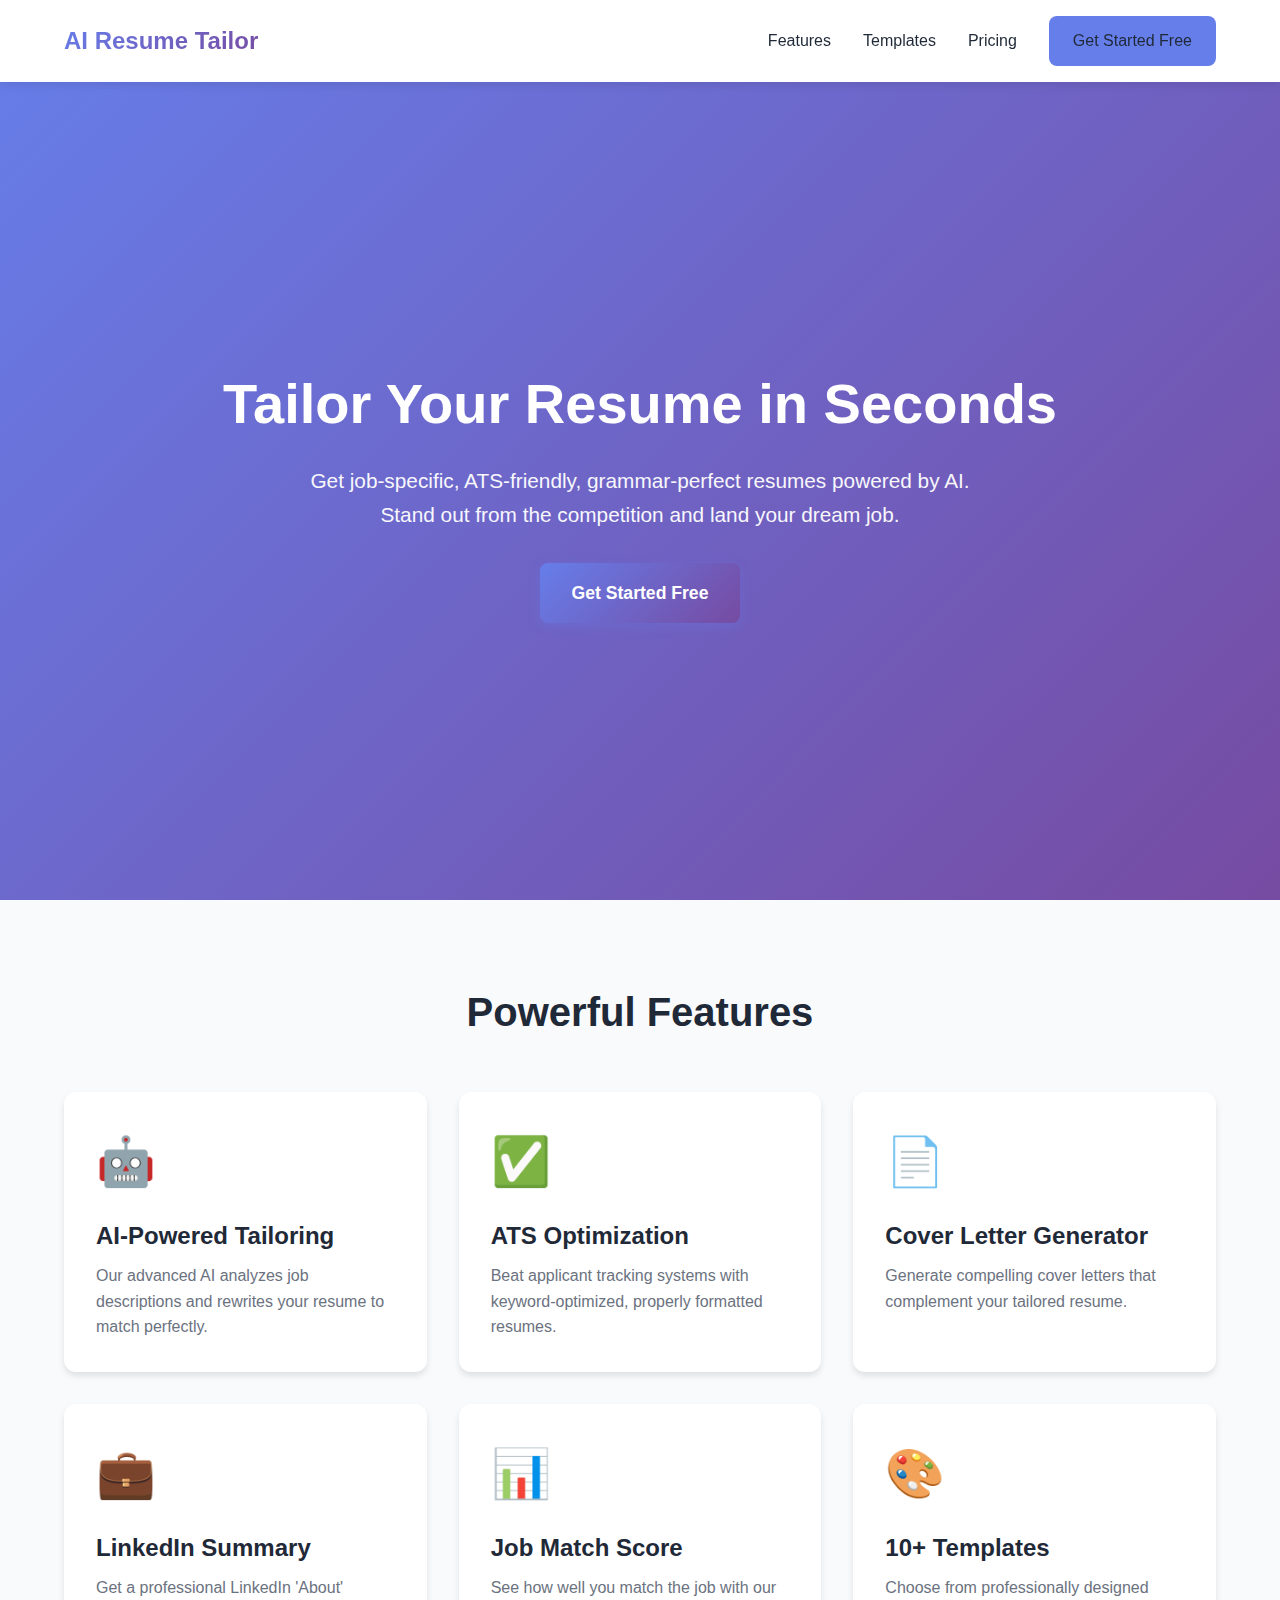
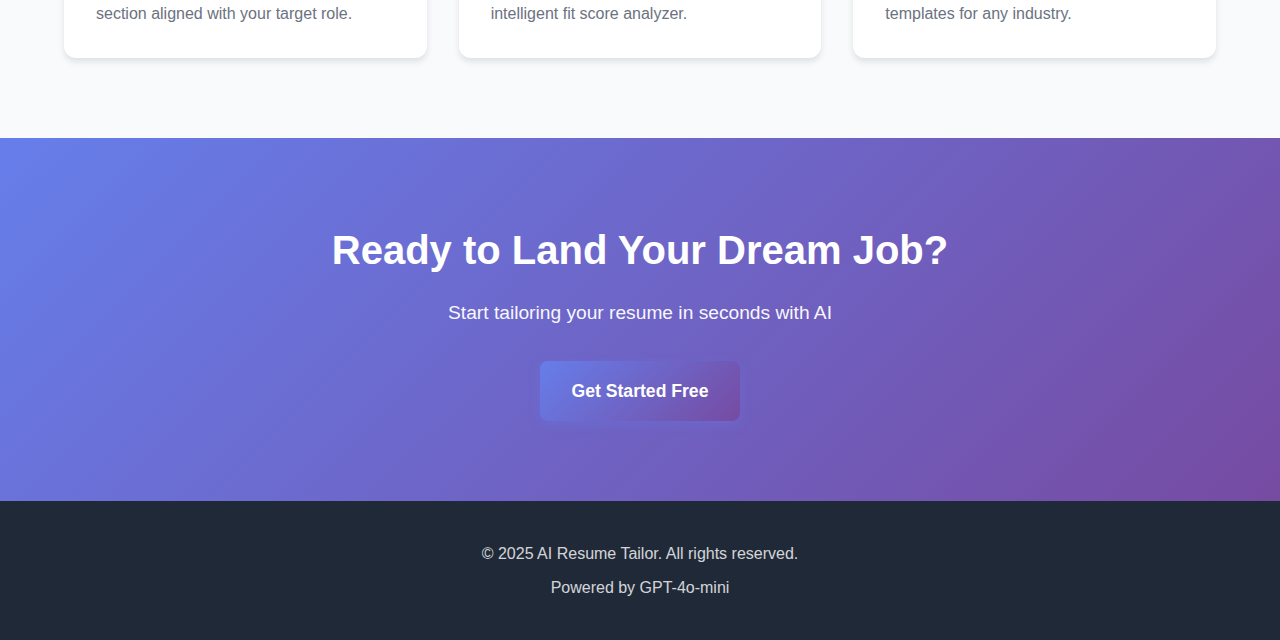
<file: index.html>
<!DOCTYPE html>
<html lang="en">
<head>
    <meta charset="UTF-8">
    <meta name="viewport" content="width=device-width, initial-scale=1.0">
    <title>AI Resume Tailor - Tailor Your Resume in Seconds</title>
    <link rel="stylesheet" href="css/style.css">
</head>
<body>
    <!-- Hero Section -->
    <section class="hero">
        <nav class="navbar">
            <div class="logo">AI Resume Tailor</div>
            <div class="nav-links">
                <a href="#features">Features</a>
                <a href="templates.html">Templates</a>
                <a href="pricing.html">Pricing</a>
                <a href="app.html" class="btn-primary">Get Started Free</a>
            </div>
        </nav>

        <div class="hero-content">
            <h1>Tailor Your Resume in Seconds</h1>
            <p class="hero-subtitle">Get job-specific, ATS-friendly, grammar-perfect resumes powered by AI. Stand out from the competition and land your dream job.</p>
            <a href="app.html" class="btn-cta">Get Started Free</a>
        </div>
    </section>

    <!-- Features Section -->
    <section id="features" class="features">
        <h2>Powerful Features</h2>
        <div class="feature-grid">
            <div class="feature-card">
                <div class="feature-icon">🤖</div>
                <h3>AI-Powered Tailoring</h3>
                <p>Our advanced AI analyzes job descriptions and rewrites your resume to match perfectly.</p>
            </div>

            <div class="feature-card">
                <div class="feature-icon">✅</div>
                <h3>ATS Optimization</h3>
                <p>Beat applicant tracking systems with keyword-optimized, properly formatted resumes.</p>
            </div>

            <div class="feature-card">
                <div class="feature-icon">📄</div>
                <h3>Cover Letter Generator</h3>
                <p>Generate compelling cover letters that complement your tailored resume.</p>
            </div>

            <div class="feature-card">
                <div class="feature-icon">💼</div>
                <h3>LinkedIn Summary</h3>
                <p>Get a professional LinkedIn 'About' section aligned with your target role.</p>
            </div>

            <div class="feature-card">
                <div class="feature-icon">📊</div>
                <h3>Job Match Score</h3>
                <p>See how well you match the job with our intelligent fit score analyzer.</p>
            </div>

            <div class="feature-card">
                <div class="feature-icon">🎨</div>
                <h3>10+ Templates</h3>
                <p>Choose from professionally designed templates for any industry.</p>
            </div>
        </div>
    </section>

    <!-- CTA Section -->
    <section class="cta-section">
        <h2>Ready to Land Your Dream Job?</h2>
        <p>Start tailoring your resume in seconds with AI</p>
        <a href="app.html" class="btn-cta">Get Started Free</a>
    </section>

    <!-- Footer -->
    <footer>
        <p>&copy; 2025 AI Resume Tailor. All rights reserved.</p>
        <p>Powered by GPT-4o-mini</p>
    </footer>

    <script src="js/main.js"></script>
</body>
</html>
</file>
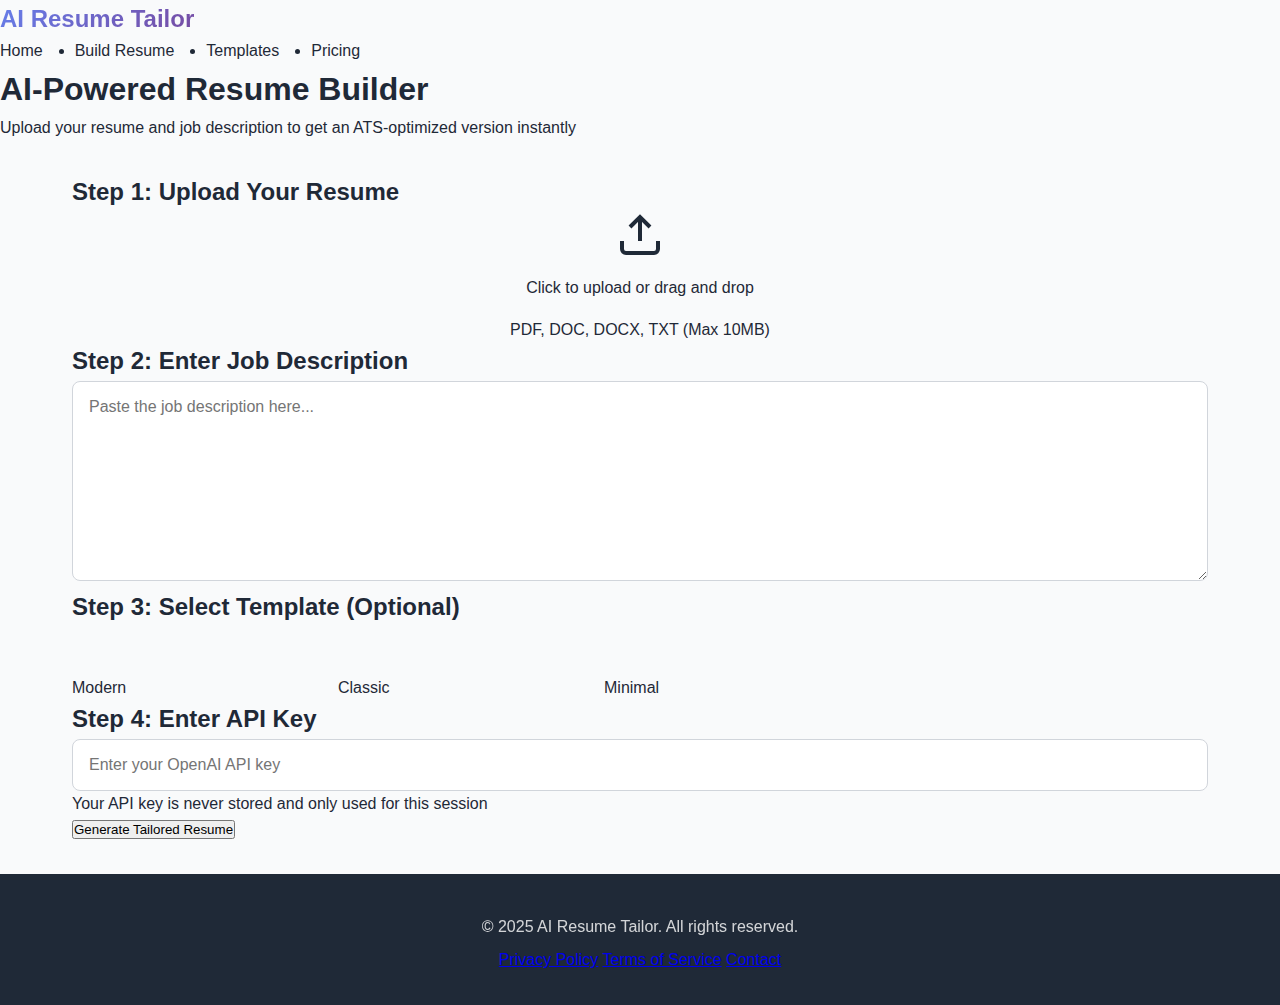
<file: app.html>
<!DOCTYPE html>
<html lang="en">
<head>
    <meta charset="UTF-8">
    <meta name="viewport" content="width=device-width, initial-scale=1.0">
    <title>Resume Builder - AI Resume Tailor</title>
    <link rel="stylesheet" href="css/style.css">
</head>
<body>
    <nav>
        <div class="container">
            <a href="index.html" class="logo">AI Resume Tailor</a>
            <ul class="nav-links">
                <li><a href="index.html">Home</a></li>
                <li><a href="app.html" class="active">Build Resume</a></li>
                <li><a href="templates.html">Templates</a></li>
                <li><a href="pricing.html">Pricing</a></li>
            </ul>
        </div>
    </nav>

    <section class="app-section">
        <div class="container">
            <h1>AI-Powered Resume Builder</h1>
            <p class="subtitle">Upload your resume and job description to get an ATS-optimized version instantly</p>

            <div class="app-container">
                <div class="upload-section">
                    <h2>Step 1: Upload Your Resume</h2>
                    <div class="upload-box">
                        <input type="file" id="resumeUpload" accept=".pdf,.doc,.docx,.txt" hidden>
                        <label for="resumeUpload" class="upload-label">
                            <svg xmlns="http://www.w3.org/2000/svg" width="48" height="48" viewBox="0 0 24 24" fill="none" stroke="currentColor" stroke-width="2">
                                <path d="M21 15v4a2 2 0 0 1-2 2H5a2 2 0 0 1-2-2v-4"></path>
                                <polyline points="17 8 12 3 7 8"></polyline>
                                <line x1="12" y1="3" x2="12" y2="15"></line>
                            </svg>
                            <p>Click to upload or drag and drop</p>
                            <span>PDF, DOC, DOCX, TXT (Max 10MB)</span>
                        </label>
                        <div id="fileName" class="file-name"></div>
                    </div>

                    <h2>Step 2: Enter Job Description</h2>
                    <textarea id="jobDescription" placeholder="Paste the job description here..." rows="8"></textarea>

                    <h2>Step 3: Select Template (Optional)</h2>
                    <div class="template-selector">
                        <div class="template-option" data-template="modern">
                            <div class="template-preview">Modern</div>
                        </div>
                        <div class="template-option" data-template="classic">
                            <div class="template-preview">Classic</div>
                        </div>
                        <div class="template-option" data-template="minimal">
                            <div class="template-preview">Minimal</div>
                        </div>
                    </div>

                    <h2>Step 4: Enter API Key</h2>
                    <input type="password" id="apiKey" placeholder="Enter your OpenAI API key" class="api-input">
                    <p class="api-note">Your API key is never stored and only used for this session</p>

                    <button id="generateBtn" class="cta-button primary">Generate Tailored Resume</button>
                </div>

                <div class="results-section" id="resultsSection" style="display: none;">
                    <h2>Your Optimized Resume</h2>
                    
                    <div class="match-score">
                        <h3>Match Score</h3>
                        <div class="score-circle">
                            <span id="matchScore">0</span>%
                        </div>
                        <p id="matchDescription">Analyzing your resume...</p>
                    </div>

                    <div class="result-content">
                        <h3>Tailored Resume Content</h3>
                        <div id="resumeContent" class="content-box"></div>
                        <button class="download-btn" onclick="downloadResume()">Download Resume</button>
                    </div>

                    <div class="bonus-features">
                        <div class="bonus-card">
                            <h3>Cover Letter</h3>
                            <div id="coverLetter" class="content-box"></div>
                            <button class="download-btn" onclick="downloadCoverLetter()">Download Cover Letter</button>
                        </div>

                        <div class="bonus-card">
                            <h3>LinkedIn Summary</h3>
                            <div id="linkedinSummary" class="content-box"></div>
                            <button class="download-btn" onclick="copyLinkedIn()">Copy to Clipboard</button>
                        </div>
                    </div>
                </div>

                <div class="loading" id="loadingState" style="display: none;">
                    <div class="spinner"></div>
                    <p>Analyzing your resume and generating optimized version...</p>
                </div>
            </div>
        </div>
    </section>

    <footer>
        <div class="container">
            <p>&copy; 2025 AI Resume Tailor. All rights reserved.</p>
            <div class="footer-links">
                <a href="#">Privacy Policy</a>
                <a href="#">Terms of Service</a>
                <a href="#">Contact</a>
            </div>
        </div>
    </footer>

    <script src="js/main.js"></script>
    <script src="js/api.js"></script>
    <script>
        // Initialize file upload
        const fileInput = document.getElementById('resumeUpload');
        const fileName = document.getElementById('fileName');
        const generateBtn = document.getElementById('generateBtn');
        const loadingState = document.getElementById('loadingState');
        const resultsSection = document.getElementById('resultsSection');

        fileInput.addEventListener('change', (e) => {
            const file = e.target.files[0];
            if (file) {
                fileName.textContent = `Selected: ${file.name}`;
                fileName.style.display = 'block';
            }
        });

        // Template selection
        const templateOptions = document.querySelectorAll('.template-option');
        let selectedTemplate = 'modern';

        templateOptions.forEach(option => {
            option.addEventListener('click', () => {
                templateOptions.forEach(opt => opt.classList.remove('selected'));
                option.classList.add('selected');
                selectedTemplate = option.dataset.template;
            });
        });

        // Set first template as default
        templateOptions[0].classList.add('selected');

        // Generate button handler
        generateBtn.addEventListener('click', async () => {
            const file = fileInput.files[0];
            const jobDesc = document.getElementById('jobDescription').value;
            const apiKey = document.getElementById('apiKey').value;

            if (!file) {
                alert('Please upload your resume');
                return;
            }

            if (!jobDesc) {
                alert('Please enter the job description');
                return;
            }

            if (!apiKey) {
                alert('Please enter your OpenAI API key');
                return;
            }

            // Show loading state
            loadingState.style.display = 'block';
            resultsSection.style.display = 'none';

            try {
                // Read resume file
                const resumeText = await readFileAsText(file);

                // Call OpenAI API
                const tailoredResume = await callOpenAI(resumeText, jobDesc, apiKey);
                const matchScore = calculateMatchScore(resumeText, jobDesc);

                // Generate cover letter and LinkedIn summary
                const coverLetter = await callOpenAIForCoverLetter(resumeText, jobDesc, apiKey);
                const linkedInSummary = await callOpenAIForLinkedIn(resumeText, apiKey);

                // Display results
                document.getElementById('matchScore').textContent = matchScore;
                document.getElementById('matchDescription').textContent = getScoreDescription(matchScore);
                document.getElementById('resumeContent').innerHTML = formatResumeContent(tailoredResume);
                document.getElementById('coverLetter').innerHTML = formatResumeContent(coverLetter);
                document.getElementById('linkedinSummary').innerHTML = formatResumeContent(linkedInSummary);

                // Show results
                loadingState.style.display = 'none';
                resultsSection.style.display = 'block';
                resultsSection.scrollIntoView({ behavior: 'smooth' });

            } catch (error) {
                loadingState.style.display = 'none';
                alert('Error: ' + error.message);
            }
        });

        // Helper functions
        function readFileAsText(file) {
            return new Promise((resolve, reject) => {
                const reader = new FileReader();
                reader.onload = (e) => resolve(e.target.result);
                reader.onerror = reject;
                reader.readAsText(file);
            });
        }

        function getScoreDescription(score) {
            if (score >= 80) return 'Excellent match! Your resume aligns well with the job requirements.';
            if (score >= 60) return 'Good match with room for improvement.';
            if (score >= 40) return 'Moderate match. Consider highlighting more relevant skills.';
            return 'Low match. Significant improvements recommended.';
        }

        function formatResumeContent(content) {
            return content.replace(/\n/g, '<br>');
        }

        function downloadResume() {
            const content = document.getElementById('resumeContent').innerText;
            downloadAsFile(content, 'tailored_resume.txt');
        }

        function downloadCoverLetter() {
            const content = document.getElementById('coverLetter').innerText;
            downloadAsFile(content, 'cover_letter.txt');
        }

        function copyLinkedIn() {
            const content = document.getElementById('linkedinSummary').innerText;
            navigator.clipboard.writeText(content).then(() => {
                alert('LinkedIn summary copied to clipboard!');
            });
        }

        function downloadAsFile(content, filename) {
            const blob = new Blob([content], { type: 'text/plain' });
            const url = URL.createObjectURL(blob);
            const a = document.createElement('a');
            a.href = url;
            a.download = filename;
            document.body.appendChild(a);
            a.click();
            document.body.removeChild(a);
            URL.revokeObjectURL(url);
        }
    </script>
</body>
</html>
</file>
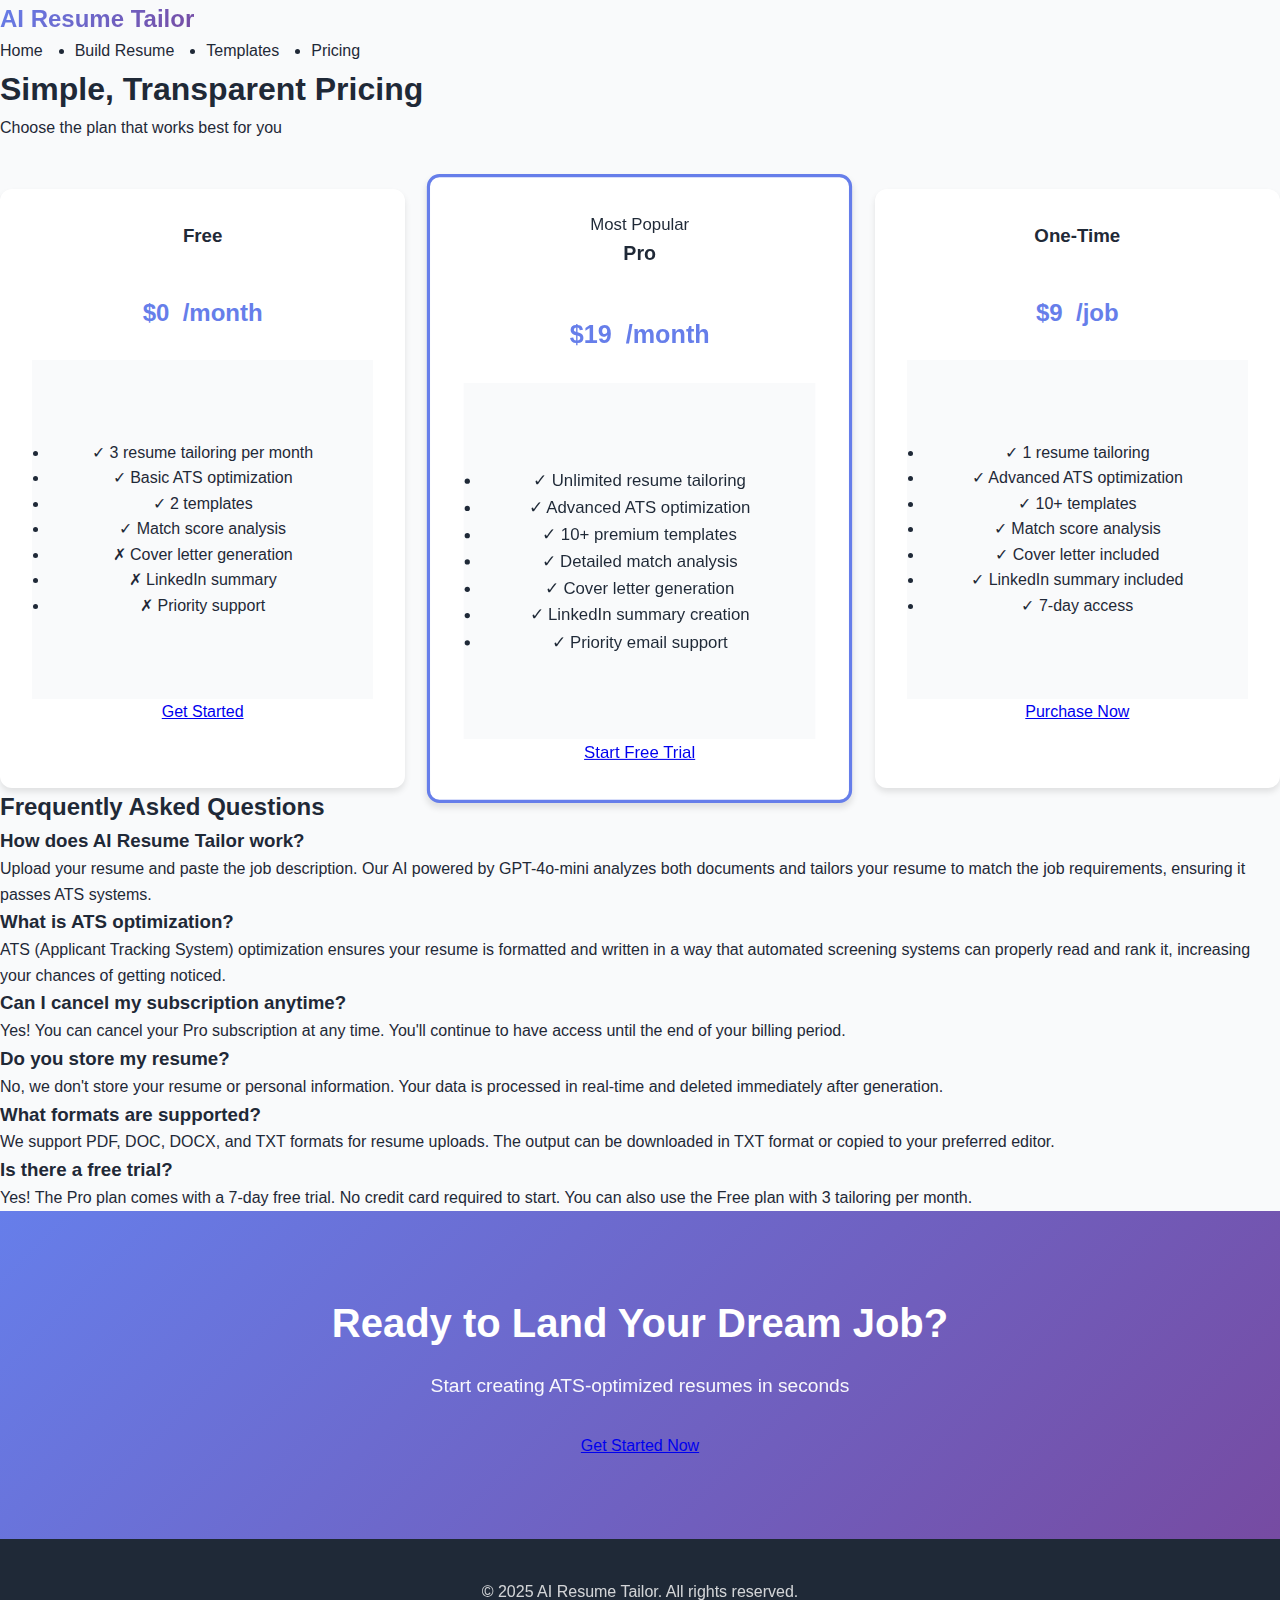
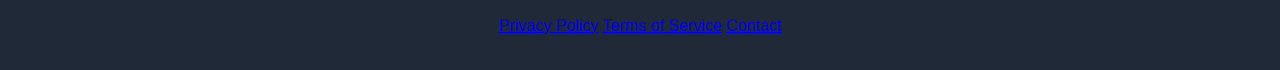
<file: pricing.html>
<!DOCTYPE html>
<html lang="en">
<head>
    <meta charset="UTF-8">
    <meta name="viewport" content="width=device-width, initial-scale=1.0">
    <title>Pricing - AI Resume Tailor</title>
    <link rel="stylesheet" href="css/style.css">
</head>
<body>
    <nav>
        <div class="container">
            <a href="index.html" class="logo">AI Resume Tailor</a>
            <ul class="nav-links">
                <li><a href="index.html">Home</a></li>
                <li><a href="app.html">Build Resume</a></li>
                <li><a href="templates.html">Templates</a></li>
                <li><a href="pricing.html" class="active">Pricing</a></li>
            </ul>
        </div>
    </nav>

    <section class="pricing-hero">
        <div class="container">
            <h1>Simple, Transparent Pricing</h1>
            <p class="subtitle">Choose the plan that works best for you</p>
        </div>
    </section>

    <section class="pricing-section">
        <div class="container">
            <div class="pricing-grid">
                <!-- Free Plan -->
                <div class="pricing-card">
                    <div class="plan-header">
                        <h3>Free</h3>
                        <div class="price">
                            <span class="amount">$0</span>
                            <span class="period">/month</span>
                        </div>
                    </div>
                    <ul class="features">
                        <li><span class="check">✓</span> 3 resume tailoring per month</li>
                        <li><span class="check">✓</span> Basic ATS optimization</li>
                        <li><span class="check">✓</span> 2 templates</li>
                        <li><span class="check">✓</span> Match score analysis</li>
                        <li><span class="cross">✗</span> Cover letter generation</li>
                        <li><span class="cross">✗</span> LinkedIn summary</li>
                        <li><span class="cross">✗</span> Priority support</li>
                    </ul>
                    <a href="app.html" class="cta-button secondary">Get Started</a>
                </div>

                <!-- Pro Plan -->
                <div class="pricing-card featured">
                    <div class="badge">Most Popular</div>
                    <div class="plan-header">
                        <h3>Pro</h3>
                        <div class="price">
                            <span class="amount">$19</span>
                            <span class="period">/month</span>
                        </div>
                    </div>
                    <ul class="features">
                        <li><span class="check">✓</span> Unlimited resume tailoring</li>
                        <li><span class="check">✓</span> Advanced ATS optimization</li>
                        <li><span class="check">✓</span> 10+ premium templates</li>
                        <li><span class="check">✓</span> Detailed match analysis</li>
                        <li><span class="check">✓</span> Cover letter generation</li>
                        <li><span class="check">✓</span> LinkedIn summary creation</li>
                        <li><span class="check">✓</span> Priority email support</li>
                    </ul>
                    <a href="app.html" class="cta-button primary">Start Free Trial</a>
                </div>

                <!-- One-Time Plan -->
                <div class="pricing-card">
                    <div class="plan-header">
                        <h3>One-Time</h3>
                        <div class="price">
                            <span class="amount">$9</span>
                            <span class="period">/job</span>
                        </div>
                    </div>
                    <ul class="features">
                        <li><span class="check">✓</span> 1 resume tailoring</li>
                        <li><span class="check">✓</span> Advanced ATS optimization</li>
                        <li><span class="check">✓</span> 10+ templates</li>
                        <li><span class="check">✓</span> Match score analysis</li>
                        <li><span class="check">✓</span> Cover letter included</li>
                        <li><span class="check">✓</span> LinkedIn summary included</li>
                        <li><span class="check">✓</span> 7-day access</li>
                    </ul>
                    <a href="app.html" class="cta-button secondary">Purchase Now</a>
                </div>
            </div>
        </div>
    </section>

    <section class="faq-section">
        <div class="container">
            <h2>Frequently Asked Questions</h2>
            <div class="faq-grid">
                <div class="faq-item">
                    <h3>How does AI Resume Tailor work?</h3>
                    <p>Upload your resume and paste the job description. Our AI powered by GPT-4o-mini analyzes both documents and tailors your resume to match the job requirements, ensuring it passes ATS systems.</p>
                </div>
                <div class="faq-item">
                    <h3>What is ATS optimization?</h3>
                    <p>ATS (Applicant Tracking System) optimization ensures your resume is formatted and written in a way that automated screening systems can properly read and rank it, increasing your chances of getting noticed.</p>
                </div>
                <div class="faq-item">
                    <h3>Can I cancel my subscription anytime?</h3>
                    <p>Yes! You can cancel your Pro subscription at any time. You'll continue to have access until the end of your billing period.</p>
                </div>
                <div class="faq-item">
                    <h3>Do you store my resume?</h3>
                    <p>No, we don't store your resume or personal information. Your data is processed in real-time and deleted immediately after generation.</p>
                </div>
                <div class="faq-item">
                    <h3>What formats are supported?</h3>
                    <p>We support PDF, DOC, DOCX, and TXT formats for resume uploads. The output can be downloaded in TXT format or copied to your preferred editor.</p>
                </div>
                <div class="faq-item">
                    <h3>Is there a free trial?</h3>
                    <p>Yes! The Pro plan comes with a 7-day free trial. No credit card required to start. You can also use the Free plan with 3 tailoring per month.</p>
                </div>
            </div>
        </div>
    </section>

    <section class="cta-section">
        <div class="container">
            <h2>Ready to Land Your Dream Job?</h2>
            <p>Start creating ATS-optimized resumes in seconds</p>
            <a href="app.html" class="cta-button primary large">Get Started Now</a>
        </div>
    </section>

    <footer>
        <div class="container">
            <p>&copy; 2025 AI Resume Tailor. All rights reserved.</p>
            <div class="footer-links">
                <a href="#">Privacy Policy</a>
                <a href="#">Terms of Service</a>
                <a href="#">Contact</a>
            </div>
        </div>
    </footer>
</body>
</html>
</file>
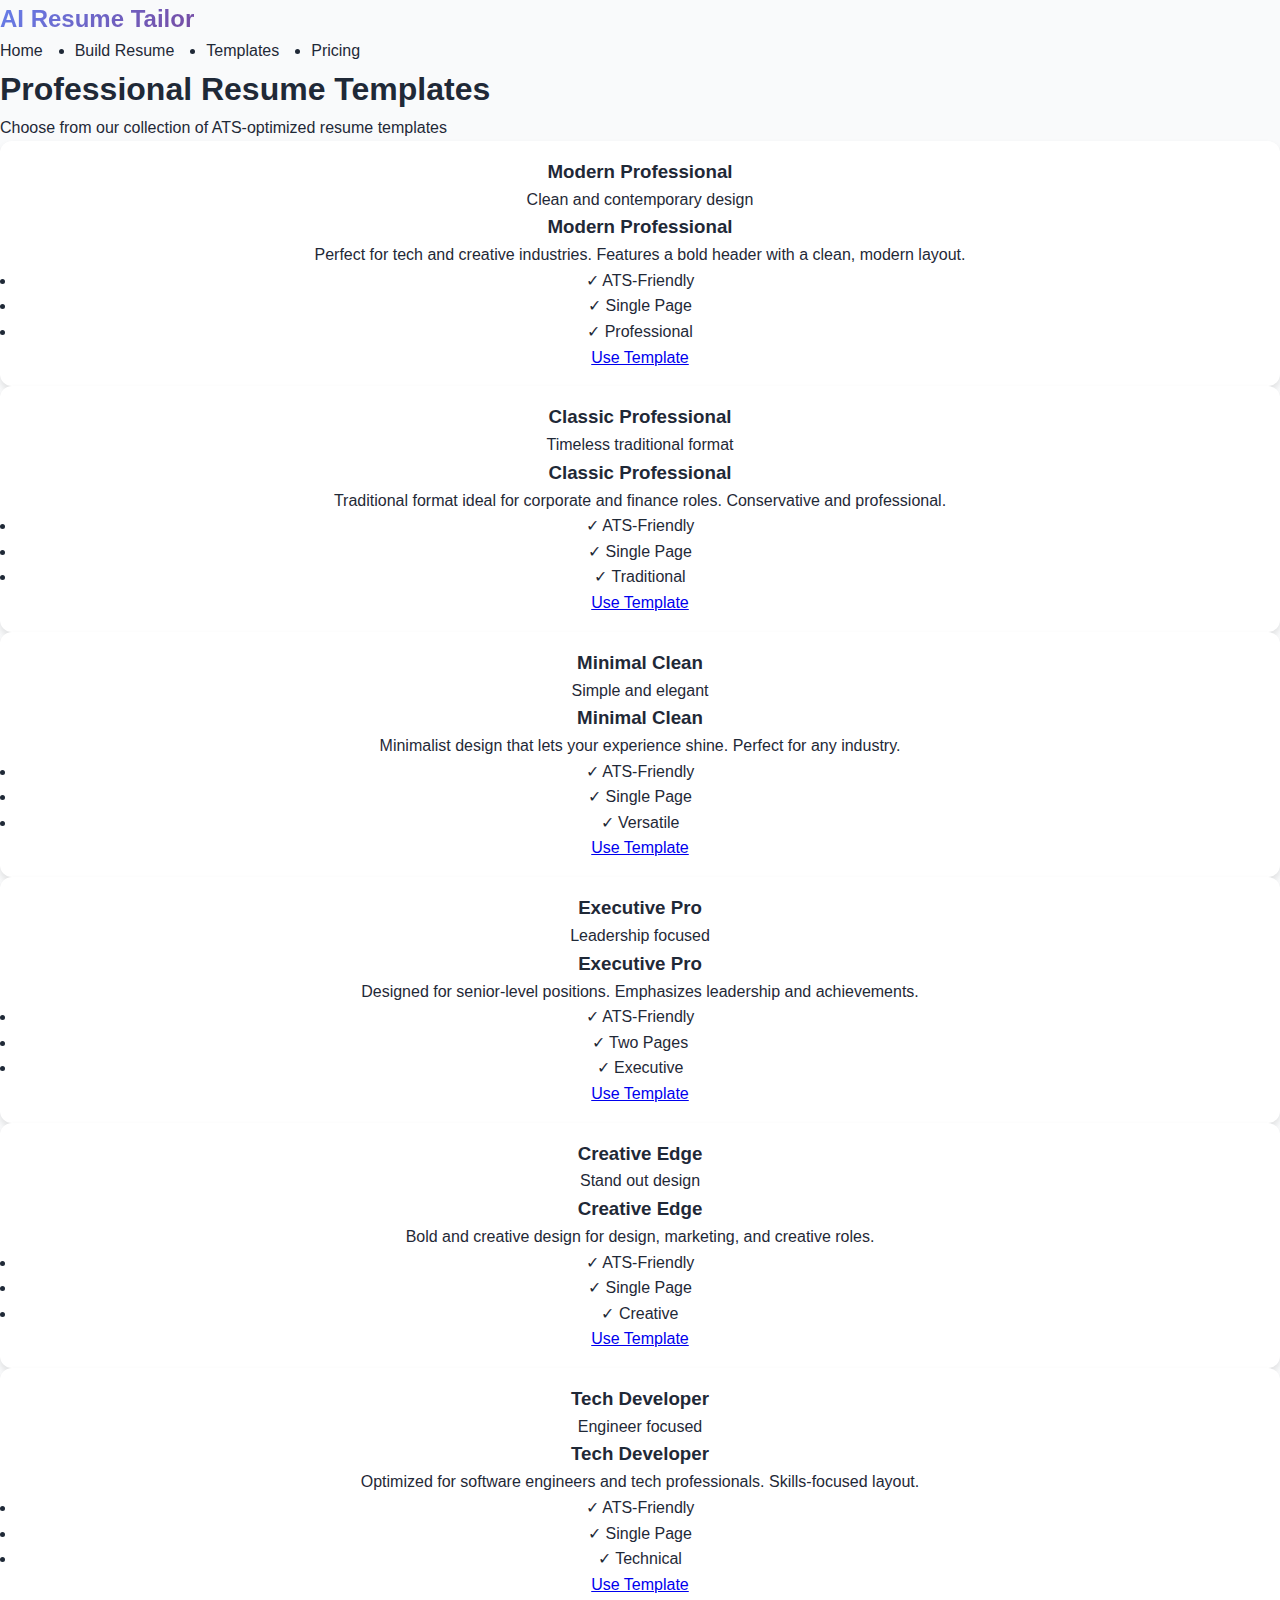
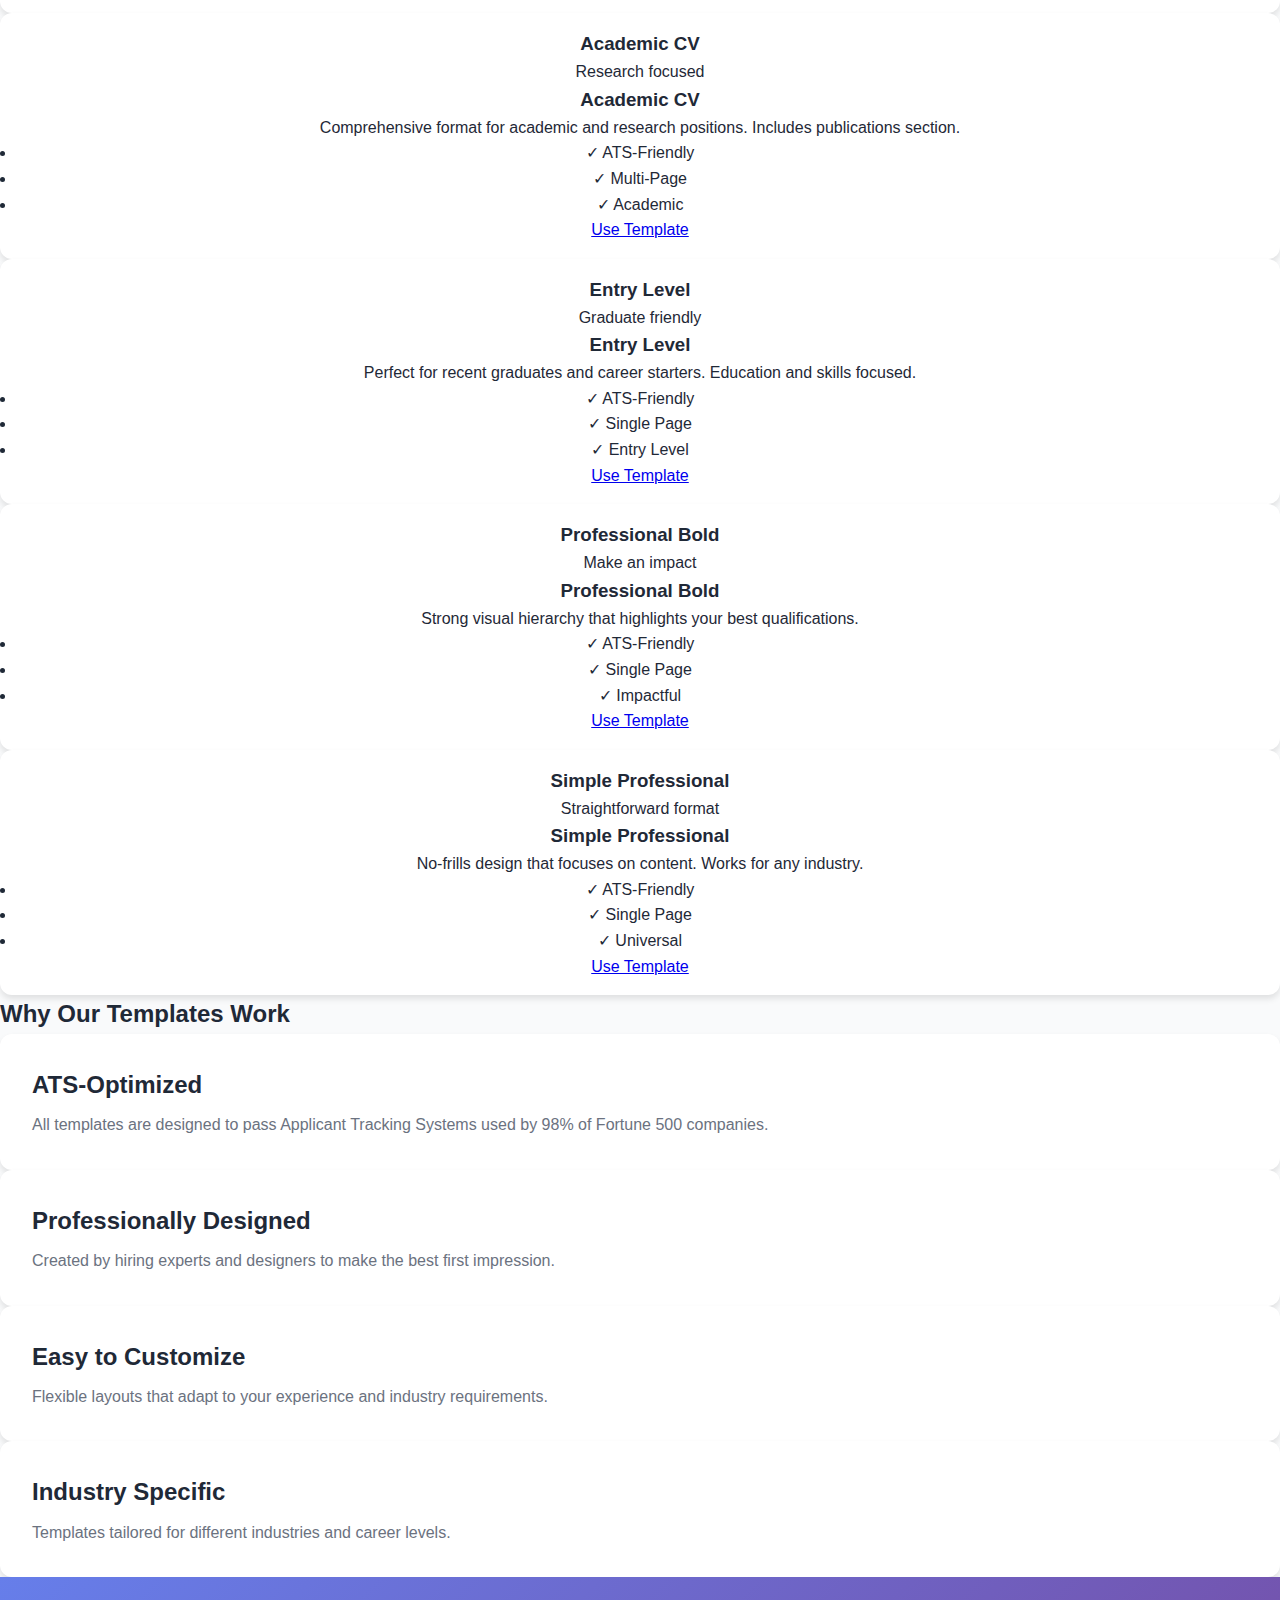
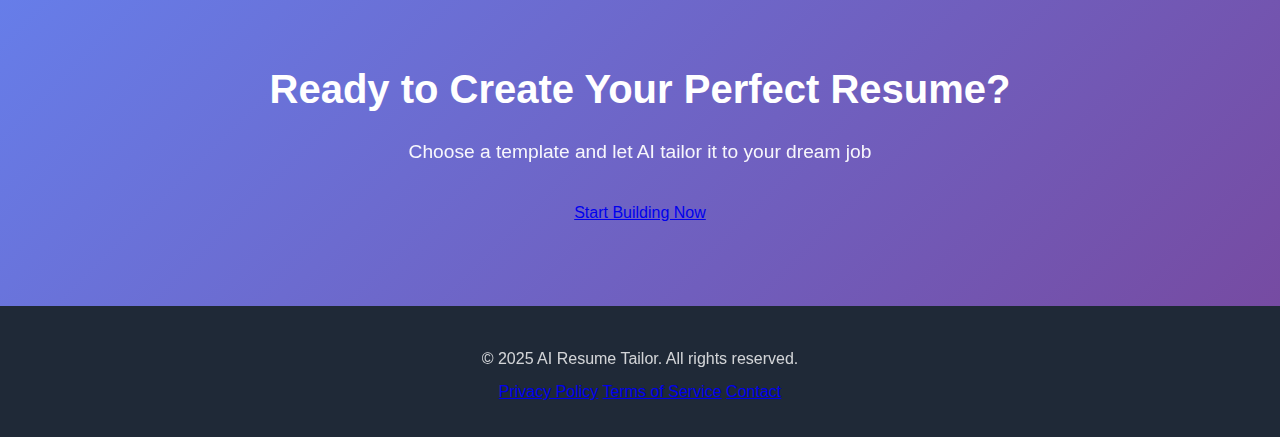
<file: templates.html>
<!DOCTYPE html>
<html lang="en">
<head>
    <meta charset="UTF-8">
    <meta name="viewport" content="width=device-width, initial-scale=1.0">
    <title>Resume Templates - AI Resume Tailor</title>
    <link rel="stylesheet" href="css/style.css">
</head>
<body>
    <nav>
        <div class="container">
            <a href="index.html" class="logo">AI Resume Tailor</a>
            <ul class="nav-links">
                <li><a href="index.html">Home</a></li>
                <li><a href="app.html">Build Resume</a></li>
                <li><a href="templates.html" class="active">Templates</a></li>
                <li><a href="pricing.html">Pricing</a></li>
            </ul>
        </div>
    </nav>

    <section class="templates-hero">
        <div class="container">
            <h1>Professional Resume Templates</h1>
            <p class="subtitle">Choose from our collection of ATS-optimized resume templates</p>
        </div>
    </section>

    <section class="templates-section">
        <div class="container">
            <div class="templates-grid">
                <!-- Modern Template -->
                <div class="template-card">
                    <div class="template-preview-img">
                        <div class="preview-placeholder">
                            <h3>Modern Professional</h3>
                            <p>Clean and contemporary design</p>
                        </div>
                    </div>
                    <div class="template-info">
                        <h3>Modern Professional</h3>
                        <p>Perfect for tech and creative industries. Features a bold header with a clean, modern layout.</p>
                        <ul class="template-features">
                            <li>✓ ATS-Friendly</li>
                            <li>✓ Single Page</li>
                            <li>✓ Professional</li>
                        </ul>
                        <a href="app.html" class="cta-button secondary">Use Template</a>
                    </div>
                </div>

                <!-- Classic Template -->
                <div class="template-card">
                    <div class="template-preview-img">
                        <div class="preview-placeholder classic">
                            <h3>Classic Professional</h3>
                            <p>Timeless traditional format</p>
                        </div>
                    </div>
                    <div class="template-info">
                        <h3>Classic Professional</h3>
                        <p>Traditional format ideal for corporate and finance roles. Conservative and professional.</p>
                        <ul class="template-features">
                            <li>✓ ATS-Friendly</li>
                            <li>✓ Single Page</li>
                            <li>✓ Traditional</li>
                        </ul>
                        <a href="app.html" class="cta-button secondary">Use Template</a>
                    </div>
                </div>

                <!-- Minimal Template -->
                <div class="template-card">
                    <div class="template-preview-img">
                        <div class="preview-placeholder minimal">
                            <h3>Minimal Clean</h3>
                            <p>Simple and elegant</p>
                        </div>
                    </div>
                    <div class="template-info">
                        <h3>Minimal Clean</h3>
                        <p>Minimalist design that lets your experience shine. Perfect for any industry.</p>
                        <ul class="template-features">
                            <li>✓ ATS-Friendly</li>
                            <li>✓ Single Page</li>
                            <li>✓ Versatile</li>
                        </ul>
                        <a href="app.html" class="cta-button secondary">Use Template</a>
                    </div>
                </div>

                <!-- Executive Template -->
                <div class="template-card">
                    <div class="template-preview-img">
                        <div class="preview-placeholder executive">
                            <h3>Executive Pro</h3>
                            <p>Leadership focused</p>
                        </div>
                    </div>
                    <div class="template-info">
                        <h3>Executive Pro</h3>
                        <p>Designed for senior-level positions. Emphasizes leadership and achievements.</p>
                        <ul class="template-features">
                            <li>✓ ATS-Friendly</li>
                            <li>✓ Two Pages</li>
                            <li>✓ Executive</li>
                        </ul>
                        <a href="app.html" class="cta-button secondary">Use Template</a>
                    </div>
                </div>

                <!-- Creative Template -->
                <div class="template-card">
                    <div class="template-preview-img">
                        <div class="preview-placeholder creative">
                            <h3>Creative Edge</h3>
                            <p>Stand out design</p>
                        </div>
                    </div>
                    <div class="template-info">
                        <h3>Creative Edge</h3>
                        <p>Bold and creative design for design, marketing, and creative roles.</p>
                        <ul class="template-features">
                            <li>✓ ATS-Friendly</li>
                            <li>✓ Single Page</li>
                            <li>✓ Creative</li>
                        </ul>
                        <a href="app.html" class="cta-button secondary">Use Template</a>
                    </div>
                </div>

                <!-- Tech Template -->
                <div class="template-card">
                    <div class="template-preview-img">
                        <div class="preview-placeholder tech">
                            <h3>Tech Developer</h3>
                            <p>Engineer focused</p>
                        </div>
                    </div>
                    <div class="template-info">
                        <h3>Tech Developer</h3>
                        <p>Optimized for software engineers and tech professionals. Skills-focused layout.</p>
                        <ul class="template-features">
                            <li>✓ ATS-Friendly</li>
                            <li>✓ Single Page</li>
                            <li>✓ Technical</li>
                        </ul>
                        <a href="app.html" class="cta-button secondary">Use Template</a>
                    </div>
                </div>

                <!-- Academic Template -->
                <div class="template-card">
                    <div class="template-preview-img">
                        <div class="preview-placeholder academic">
                            <h3>Academic CV</h3>
                            <p>Research focused</p>
                        </div>
                    </div>
                    <div class="template-info">
                        <h3>Academic CV</h3>
                        <p>Comprehensive format for academic and research positions. Includes publications section.</p>
                        <ul class="template-features">
                            <li>✓ ATS-Friendly</li>
                            <li>✓ Multi-Page</li>
                            <li>✓ Academic</li>
                        </ul>
                        <a href="app.html" class="cta-button secondary">Use Template</a>
                    </div>
                </div>

                <!-- Entry Level Template -->
                <div class="template-card">
                    <div class="template-preview-img">
                        <div class="preview-placeholder entry">
                            <h3>Entry Level</h3>
                            <p>Graduate friendly</p>
                        </div>
                    </div>
                    <div class="template-info">
                        <h3>Entry Level</h3>
                        <p>Perfect for recent graduates and career starters. Education and skills focused.</p>
                        <ul class="template-features">
                            <li>✓ ATS-Friendly</li>
                            <li>✓ Single Page</li>
                            <li>✓ Entry Level</li>
                        </ul>
                        <a href="app.html" class="cta-button secondary">Use Template</a>
                    </div>
                </div>

                <!-- Professional Bold Template -->
                <div class="template-card">
                    <div class="template-preview-img">
                        <div class="preview-placeholder bold">
                            <h3>Professional Bold</h3>
                            <p>Make an impact</p>
                        </div>
                    </div>
                    <div class="template-info">
                        <h3>Professional Bold</h3>
                        <p>Strong visual hierarchy that highlights your best qualifications.</p>
                        <ul class="template-features">
                            <li>✓ ATS-Friendly</li>
                            <li>✓ Single Page</li>
                            <li>✓ Impactful</li>
                        </ul>
                        <a href="app.html" class="cta-button secondary">Use Template</a>
                    </div>
                </div>

                <!-- Simple Professional Template -->
                <div class="template-card">
                    <div class="template-preview-img">
                        <div class="preview-placeholder simple">
                            <h3>Simple Professional</h3>
                            <p>Straightforward format</p>
                        </div>
                    </div>
                    <div class="template-info">
                        <h3>Simple Professional</h3>
                        <p>No-frills design that focuses on content. Works for any industry.</p>
                        <ul class="template-features">
                            <li>✓ ATS-Friendly</li>
                            <li>✓ Single Page</li>
                            <li>✓ Universal</li>
                        </ul>
                        <a href="app.html" class="cta-button secondary">Use Template</a>
                    </div>
                </div>
            </div>
        </div>
    </section>

    <section class="template-features-section">
        <div class="container">
            <h2>Why Our Templates Work</h2>
            <div class="features-grid">
                <div class="feature-card">
                    <h3>ATS-Optimized</h3>
                    <p>All templates are designed to pass Applicant Tracking Systems used by 98% of Fortune 500 companies.</p>
                </div>
                <div class="feature-card">
                    <h3>Professionally Designed</h3>
                    <p>Created by hiring experts and designers to make the best first impression.</p>
                </div>
                <div class="feature-card">
                    <h3>Easy to Customize</h3>
                    <p>Flexible layouts that adapt to your experience and industry requirements.</p>
                </div>
                <div class="feature-card">
                    <h3>Industry Specific</h3>
                    <p>Templates tailored for different industries and career levels.</p>
                </div>
            </div>
        </div>
    </section>

    <section class="cta-section">
        <div class="container">
            <h2>Ready to Create Your Perfect Resume?</h2>
            <p>Choose a template and let AI tailor it to your dream job</p>
            <a href="app.html" class="cta-button primary large">Start Building Now</a>
        </div>
    </section>

    <footer>
        <div class="container">
            <p>&copy; 2025 AI Resume Tailor. All rights reserved.</p>
            <div class="footer-links">
                <a href="#">Privacy Policy</a>
                <a href="#">Terms of Service</a>
                <a href="#">Contact</a>
            </div>
        </div>
    </footer>
</body>
</html>
</file>
<file: css/style.css>
/* AI Resume Tailor - Complete Production CSS */
* {margin: 0;padding: 0;box-sizing: border-box;}
:root {--primary: #667eea;--secondary: #764ba2;--success: #10b981;--text-dark: #1f2937;--text-light: #6b7280;--bg-light: #f9fafb;--white: #ffffff;}
body {font-family: -apple-system, BlinkMacSystemFont, 'Segoe UI', Roboto, Oxygen, Ubuntu, Cantarell, sans-serif;color: var(--text-dark);line-height: 1.6;background: var(--bg-light);}
.navbar {display: flex;justify-content: space-between;align-items: center;padding: 1rem 5%;background: var(--white);box-shadow: 0 2px 10px rgba(0,0,0,0.1);position: sticky;top: 0;z-index: 1000;}
.logo {font-size: 1.5rem;font-weight: 700;background: linear-gradient(135deg, var(--primary), var(--secondary));-webkit-background-clip: text;-webkit-text-fill-color: transparent;background-clip: text;}
.logo a {text-decoration: none;color: inherit;}
.nav-links {display: flex;gap: 2rem;align-items: center;}
.nav-links a {text-decoration: none;color: var(--text-dark);font-weight: 500;transition: all 0.3s;}
.nav-links a:hover {color: var(--primary);}
.btn-primary, .btn-secondary, .btn-cta {padding: 0.75rem 1.5rem;border-radius: 8px;text-decoration: none;font-weight: 600;transition: all 0.3s;border: none;cursor: pointer;font-size: 1rem;display: inline-block;}
.btn-primary {background: var(--primary);color: var(--white);}
.btn-primary:hover {background: var(--secondary);transform: translateY(-2px);box-shadow: 0 4px 12px rgba(102, 126, 234, 0.4);}
.btn-secondary {background: var(--white);color: var(--primary);border: 2px solid var(--primary);}
.btn-secondary:hover {background: var(--primary);color: var(--white);}
.btn-cta {background: linear-gradient(135deg, var(--primary), var(--secondary));color: var(--white);padding: 1rem 2rem;font-size: 1.1rem;box-shadow: 0 4px 12px rgba(102, 126, 234, 0.3);}
.btn-cta:hover {transform: translateY(-3px);box-shadow: 0 8px 20px rgba(102, 126, 234, 0.5);}
.hero {background: linear-gradient(135deg, #667eea 0%, #764ba2 100%);color: var(--white);min-height: 100vh;display: flex;flex-direction: column;}
.hero-content {flex: 1;display: flex;flex-direction: column;justify-content: center;align-items: center;text-align: center;padding: 4rem 5%;}
.hero h1 {font-size: 3.5rem;margin-bottom: 1rem;font-weight: 700;animation: fadeInUp 0.8s ease;}
.hero-subtitle {font-size: 1.3rem;margin-bottom: 2rem;max-width: 700px;opacity: 0.95;animation: fadeInUp 0.8s ease 0.2s both;}
@keyframes fadeInUp {from {opacity: 0;transform: translateY(30px);}to {opacity: 1;transform: translateY(0);}}
.features {padding: 5rem 5%;background: var(--bg-light);}
.features h2 {text-align: center;font-size: 2.5rem;margin-bottom: 3rem;font-weight: 700;}
.feature-grid {display: grid;grid-template-columns: repeat(auto-fit, minmax(300px, 1fr));gap: 2rem;max-width: 1200px;margin: 0 auto;}
.feature-card {background: var(--white);padding: 2rem;border-radius: 12px;box-shadow: 0 4px 6px rgba(0,0,0,0.1);transition: all 0.3s;}
.feature-card:hover {transform: translateY(-5px);box-shadow: 0 10px 25px rgba(0,0,0,0.15);}
.feature-icon {font-size: 3rem;margin-bottom: 1rem;}
.feature-card h3 {font-size: 1.5rem;margin-bottom: 0.5rem;font-weight: 600;}
.feature-card p {color: var(--text-light);line-height: 1.6;}
.cta-section {padding: 5rem 5%;text-align: center;background: linear-gradient(135deg, #667eea 0%, #764ba2 100%);color: var(--white);}
.cta-section h2 {font-size: 2.5rem;margin-bottom: 1rem;font-weight: 700;}
.cta-section p {font-size: 1.2rem;margin-bottom: 2rem;opacity: 0.95;}
footer {background: var(--text-dark);color: var(--white);text-align: center;padding: 2rem;}
footer p {margin: 0.5rem 0;opacity: 0.8;}
.app-container {max-width: 1200px;margin: 2rem auto;padding: 0 2rem;}
.app-header {text-align: center;margin-bottom: 3rem;}
.app-header h1 {font-size: 2.5rem;margin-bottom: 0.5rem;}
.app-header p {color: var(--text-light);font-size: 1.1rem;}
.step-card {background: var(--white);padding: 2rem;margin-bottom: 2rem;border-radius: 12px;box-shadow: 0 4px 6px rgba(0,0,0,0.1);}
.step-card h2 {font-size: 1.5rem;margin-bottom: 1rem;}
.upload-area {border: 2px dashed var(--primary);border-radius: 8px;padding: 3rem;text-align: center;cursor: pointer;transition: all 0.3s;background: var(--bg-light);}
.upload-area:hover {background: #e0e7ff;border-color: var(--secondary);}
.upload-label {display: flex;flex-direction: column;align-items: center;gap: 1rem;cursor: pointer;}
.upload-icon {font-size: 3rem;}
.upload-hint {color: var(--text-light);font-size: 0.9rem;}
textarea, input[type="text"], input[type="password"], select {width: 100%;padding: 1rem;border: 1px solid #d1d5db;border-radius: 8px;font-size: 1rem;font-family: inherit;transition: border-color 0.3s;}
textarea:focus, input:focus, select:focus {outline: none;border-color: var(--primary);box-shadow: 0 0 0 3px rgba(102, 126, 234, 0.1);}
textarea {min-height: 200px;resize: vertical;}
.hint {font-size: 0.9rem;color: var(--text-light);margin-top: 0.5rem;}
.hint a {color: var(--primary);text-decoration: none;}
.hint a:hover {text-decoration: underline;}
.template-selector {display: flex;gap: 1rem;align-items: center;flex-wrap: wrap;}
.template-selector select {flex: 1;min-width: 200px;}
.action-buttons {text-align: center;margin: 2rem 0;}
.loading-state {text-align: center;padding: 3rem;background: var(--white);border-radius: 12px;box-shadow: 0 4px 6px rgba(0,0,0,0.1);}
.spinner {border: 4px solid var(--bg-light);border-top: 4px solid var(--primary);border-radius: 50%;width: 50px;height: 50px;animation: spin 1s linear infinite;margin: 0 auto 1rem;}
@keyframes spin {0% {transform: rotate(0deg);}100% {transform: rotate(360deg);}}
.results-section {margin-top: 3rem;}
.match-score {background: var(--white);padding: 2rem;border-radius: 12px;box-shadow: 0 4px 6px rgba(0,0,0,0.1);margin-bottom: 2rem;}
.match-score h3 {margin-bottom: 1.5rem;font-size: 1.5rem;}
.score-display {display: flex;gap: 2rem;align-items: center;flex-wrap: wrap;}
.score-circle {width: 120px;height: 120px;border-radius: 50%;background: linear-gradient(135deg, var(--primary), var(--secondary));display: flex;align-items: center;justify-content: center;font-size: 2rem;font-weight: bold;color: var(--white);box-shadow: 0 10px 25px rgba(102, 126, 234, 0.3);}
.score-details {flex: 1;min-width: 250px;}
.score-details p {margin: 0.5rem 0;font-size: 1.1rem;}
.resume-preview {background: var(--white);padding: 2rem;border-radius: 12px;box-shadow: 0 4px 6px rgba(0,0,0,0.1);margin-bottom: 2rem;}
.resume-preview h3 {margin-bottom: 1rem;font-size: 1.5rem;}
.resume-content {background: var(--bg-light);padding: 2rem;border-radius: 8px;min-height: 400px;white-space: pre-wrap;font-family: 'Courier New', monospace;font-size: 0.9rem;line-height: 1.8;max-height: 600px;overflow-y: auto;}
.download-buttons {display: flex;gap: 1rem;justify-content: center;margin-bottom: 3rem;flex-wrap: wrap;}
.bonus-features {display: grid;grid-template-columns: repeat(auto-fit, minmax(400px, 1fr));gap: 2rem;}
.bonus-card {background: var(--white);padding: 2rem;border-radius: 12px;box-shadow: 0 4px 6px rgba(0,0,0,0.1);}
.bonus-content {background: var(--bg-light);padding: 1.5rem;border-radius: 8px;margin: 1rem 0;min-height: 200px;white-space: pre-wrap;}
.pricing-container {max-width: 1200px;margin: 3rem auto;padding: 0 2rem;}
.pricing-grid {display: grid;grid-template-columns: repeat(auto-fit, minmax(300px, 1fr));gap: 2rem;margin-top: 3rem;}
.pricing-card {background: var(--white);padding: 2rem;border-radius: 12px;box-shadow: 0 4px 6px rgba(0,0,0,0.1);text-align: center;transition: all 0.3s;}
.pricing-card:hover {transform: translateY(-5px);box-shadow: 0 10px 25px rgba(0,0,0,0.15);}
.pricing-card.featured {border: 3px solid var(--primary);transform: scale(1.05);}
.pricing-card.featured:hover {transform: scale(1.08) translateY(-5px);}
.price {font-size: 3rem;font-weight: bold;color: var(--primary);margin: 1rem 0;}
.price span {font-size: 1.5rem;}
.pricing-features {list-style: none;margin: 2rem 0;text-align: left;}
.pricing-features li {padding: 0.5rem 0;border-bottom: 1px solid var(--bg-light);}
.pricing-features li:before {content: "✓ ";color: var(--success);font-weight: bold;margin-right: 0.5rem;}
@media (max-width: 768px) {.hero h1 {font-size: 2rem;}.hero-subtitle {font-size: 1rem;}.nav-links {flex-direction: column;gap: 1rem;}.template-selector {flex-direction: column;}.download-buttons {flex-direction: column;}.bonus-features {grid-template-columns: 1fr;}.pricing-grid {grid-template-columns: 1fr;}.pricing-card.featured {transform: scale(1);}}.file-info {margin-top: 1rem;padding: 1rem;background: var(--success);color: var(--white);border-radius: 8px;display: flex;justify-content: space-between;align-items: center;}.file-info button {background: none;border: none;color: var(--white);cursor: pointer;font-size: 1.2rem;}.template-preview {display: grid;grid-template-columns: repeat(auto-fit, minmax(250px, 1fr));gap: 2rem;margin-top: 3rem;}.template-card {background: var(--white);padding: 1rem;border-radius: 12px;box-shadow: 0 4px 6px rgba(0,0,0,0.1);cursor: pointer;transition: all 0.3s;text-align: center;}.template-card:hover {transform: translateY(-5px);box-shadow: 0 10px 25px rgba(0,0,0,0.15);}.template-card.selected {border: 3px solid var(--primary);}.template-img {width: 100%;height: 300px;background: var(--bg-light);border-radius: 8px;margin-bottom: 1rem;display: flex;align-items: center;justify-content: center;font-size: 3rem;}.template-name {font-weight: 600;font-size: 1.1rem;margin-bottom: 0.5rem;}.template-description {color: var(--text-light);font-size: 0.9rem;}
</file>
